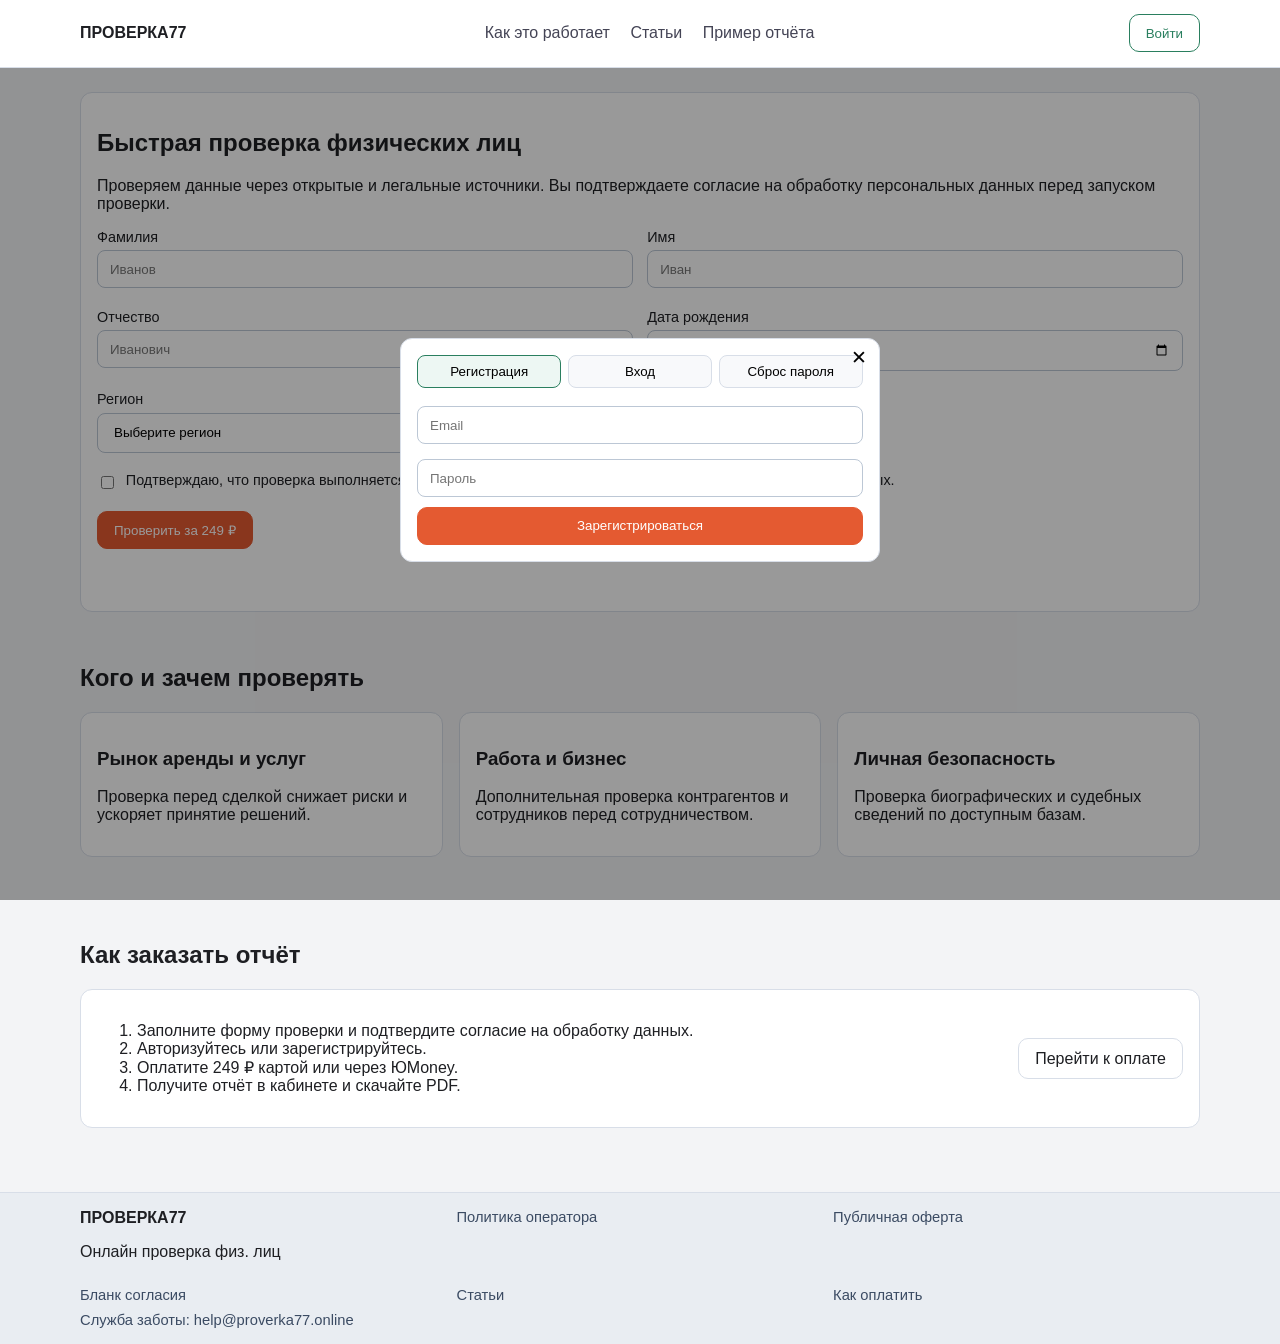
<file: index.html>
<!doctype html>
<html lang="ru">
<head>
  <meta charset="UTF-8" />
  <meta name="viewport" content="width=device-width,initial-scale=1" />
  <title>ПРОВЕРКА77 — Онлайн проверка физ. лиц</title>
  <link rel="stylesheet" href="styles.css" />
</head>
<body data-page="home">
  <header class="topbar">
    <div class="container nav">
      <a class="logo" href="index.html">ПРОВЕРКА77</a>
      <nav>
        <a href="#how">Как это работает</a>
        <a href="articles.html">Статьи</a>
        <a href="report.html">Пример отчёта</a>
      </nav>
      <button class="btn btn-outline" data-open-auth>Войти</button>
    </div>
  </header>

  <main>
    <section class="hero container card">
      <h1>Быстрая проверка физических лиц</h1>
      <p>Проверяем данные через открытые и легальные источники. Вы подтверждаете согласие на обработку персональных данных перед запуском проверки.</p>
      <form id="searchForm" class="search-form" novalidate>
        <div class="grid-2">
          <label>Фамилия
            <input name="lastName" required placeholder="Иванов" />
          </label>
          <label>Имя
            <input name="firstName" required placeholder="Иван" />
          </label>
          <label>Отчество
            <input name="middleName" required placeholder="Иванович" />
          </label>
          <label>Дата рождения
            <input name="birthDate" required type="date" />
          </label>
          <label>Регион
            <select name="region" required>
              <option value="">Выберите регион</option>
              <option>Москва</option>
              <option>Санкт-Петербург</option>
              <option>Краснодарский край</option>
              <option>Свердловская область</option>
              <option>Республика Татарстан</option>
            </select>
          </label>
        </div>

        <label class="consent">
          <input type="checkbox" name="consent" required />
          Подтверждаю, что проверка выполняется с разрешения человека и согласия на обработку персональных данных.
        </label>
        <button class="btn btn-primary" type="submit">Проверить за 249 ₽</button>
        <p id="formStatus" class="status"></p>
      </form>
      <script>
      // Client-side validation for UX
      document.getElementById('searchForm').addEventListener('submit', function(e) {
        const form = e.target;
        let valid = true;
        let firstInvalid = null;
        // Validate required fields
        form.querySelectorAll('[required]').forEach(function(input) {
          if ((input.type === 'checkbox' && !input.checked) ||
              (input.type !== 'checkbox' && !input.value)) {
            valid = false;
            if (!firstInvalid) firstInvalid = input;
            input.classList.add('invalid');
          } else {
            input.classList.remove('invalid');
          }
        });
        if (!valid) {
          e.preventDefault();
          document.getElementById('formStatus').textContent = 'Пожалуйста, заполните все обязательные поля и подтвердите согласие.';
          if (firstInvalid) firstInvalid.focus();
        } else {
          document.getElementById('formStatus').textContent = '';
        }
      });
      </script>
    </section>

    <section id="how" class="container section">
      <h2>Кого и зачем проверять</h2>
      <div class="cards-3">
        <article class="card"><h3>Рынок аренды и услуг</h3><p>Проверка перед сделкой снижает риски и ускоряет принятие решений.</p></article>
        <article class="card"><h3>Работа и бизнес</h3><p>Дополнительная проверка контрагентов и сотрудников перед сотрудничеством.</p></article>
        <article class="card"><h3>Личная безопасность</h3><p>Проверка биографических и судебных сведений по доступным базам.</p></article>
      </div>
    </section>

    <section class="container section">
      <h2>Как заказать отчёт</h2>
      <div class="card steps">
        <ol>
          <li>Заполните форму проверки и подтвердите согласие на обработку данных.</li>
          <li>Авторизуйтесь или зарегистрируйтесь.</li>
          <li>Оплатите 249 ₽ картой или через ЮMoney.</li>
          <li>Получите отчёт в кабинете и скачайте PDF.</li>
        </ol>
        <a class="btn" href="checkout.html">Перейти к оплате</a>
      </div>
    </section>
  </main>

  <footer class="footer">
    <div class="container footer-grid">
      <div>
        <strong>ПРОВЕРКА77</strong>
        <p>Онлайн проверка физ. лиц</p>
      </div>
      <a href="#">Политика оператора</a>
      <a href="#">Публичная оферта</a>
      <a href="#">Бланк согласия</a>
      <a href="articles.html">Статьи</a>
      <a href="checkout.html">Как оплатить</a>
      <a href="mailto:help@proverka77.online">Служба заботы: help@proverka77.online</a>
    </div>
  </footer>

  <div class="modal" id="authModal" hidden>
    <div class="modal-content card">
      <button class="close" data-close-auth>✕</button>
      <div class="tabs">
        <button data-tab="register" class="active">Регистрация</button>
        <button data-tab="login">Вход</button>
        <button data-tab="reset">Сброс пароля</button>
      </div>
      <form data-pane="register" class="auth-pane">
        <input type="email" required placeholder="Email" />
        <input type="password" required placeholder="Пароль" />
        <button class="btn btn-primary" type="submit">Зарегистрироваться</button>
      </form>
      <form data-pane="login" class="auth-pane hidden">
        <input type="email" required placeholder="Email" />
        <input type="password" required placeholder="Пароль" />
        <button class="btn btn-primary" type="submit">Войти</button>
      </form>
      <form data-pane="reset" class="auth-pane hidden">
        <input type="email" required placeholder="Email" />
        <button class="btn btn-primary" type="submit">Сбросить пароль</button>
      </form>
    </div>
  </div>

  <script src="app.js"></script>
</body>
</html>
</file>
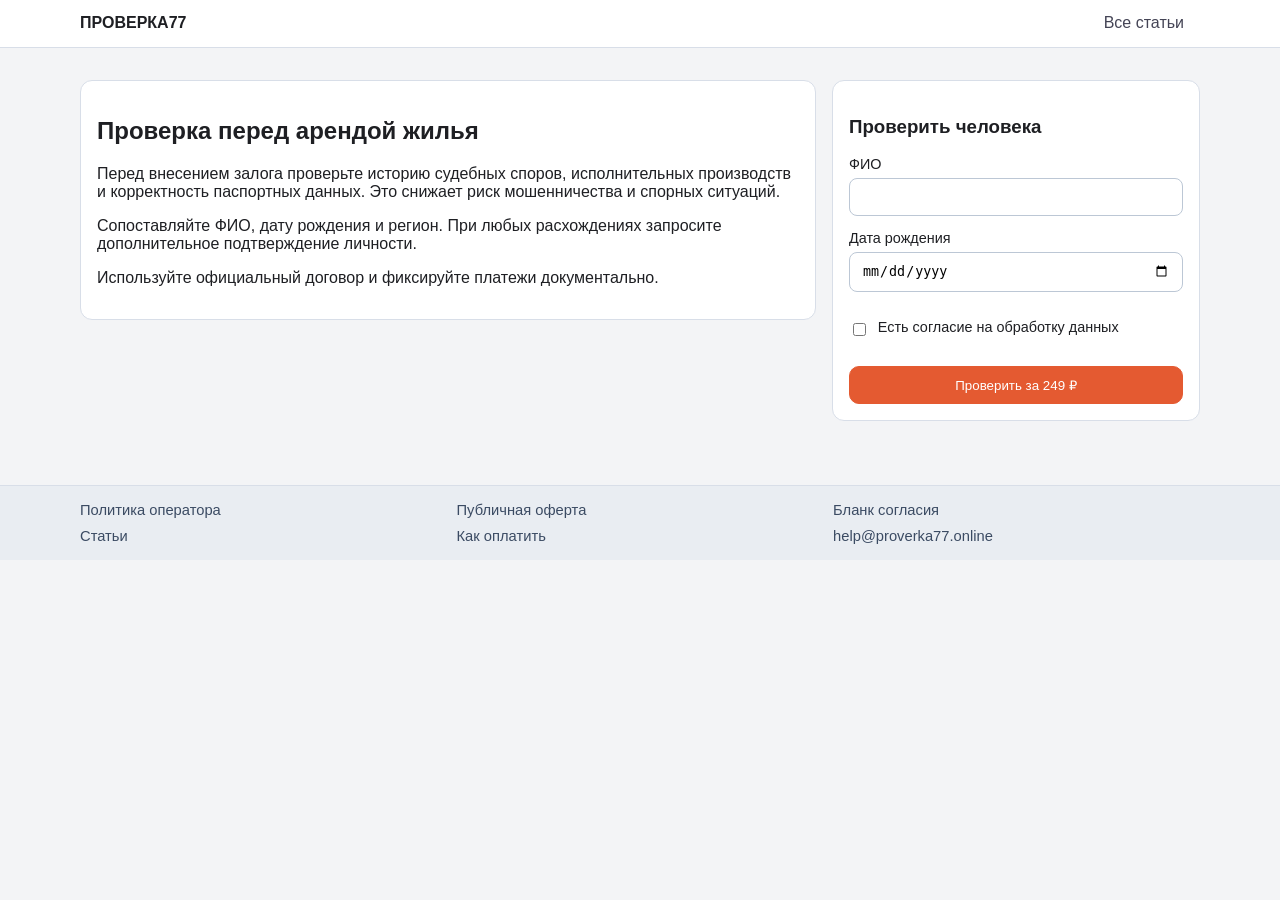
<file: article.html>
<!doctype html>
<html lang="ru">
<head>
  <meta charset="UTF-8" />
  <meta name="viewport" content="width=device-width,initial-scale=1" />
  <title>ПРОВЕРКА77 — Статья</title>
  <link rel="stylesheet" href="styles.css" />
</head>
<body>
<header class="topbar"><div class="container nav"><a class="logo" href="index.html">ПРОВЕРКА77</a><nav><a href="articles.html">Все статьи</a></nav></div></header>
<main class="container section article-layout">
  <article class="card">
    <h1>Проверка перед арендой жилья</h1>
    <p>Перед внесением залога проверьте историю судебных споров, исполнительных производств и корректность паспортных данных. Это снижает риск мошенничества и спорных ситуаций.</p>
    <p>Сопоставляйте ФИО, дату рождения и регион. При любых расхождениях запросите дополнительное подтверждение личности.</p>
    <p>Используйте официальный договор и фиксируйте платежи документально.</p>
  </article>
  <aside class="card sticky-form">
    <h3>Проверить человека</h3>
    <form id="personForm" class="search-form compact" novalidate>
      <div id="personFormError" class="form-errors"></div>
      <label>ФИО
        <input id="personName" name="personName" required autocomplete="off" />
      </label>
      <label>Дата рождения
        <input id="personBirthDate" name="personBirthDate" type="date" required />
      </label>
      <label class="consent">
        <input type="checkbox" id="personConsent" name="personConsent" required />
        Есть согласие на обработку данных
      </label>
      <button class="btn btn-primary" type="submit">Проверить за 249 ₽</button>
    </form>
  </aside>
</main>
<footer class="footer"><div class="container footer-grid"><a href="#">Политика оператора</a><a href="#">Публичная оферта</a><a href="#">Бланк согласия</a><a href="articles.html">Статьи</a><a href="#">Как оплатить</a><a href="mailto:help@proverka77.online">help@proverka77.online</a></div></footer>
<script src="app.js"></script>
</body>
</html>
</file>
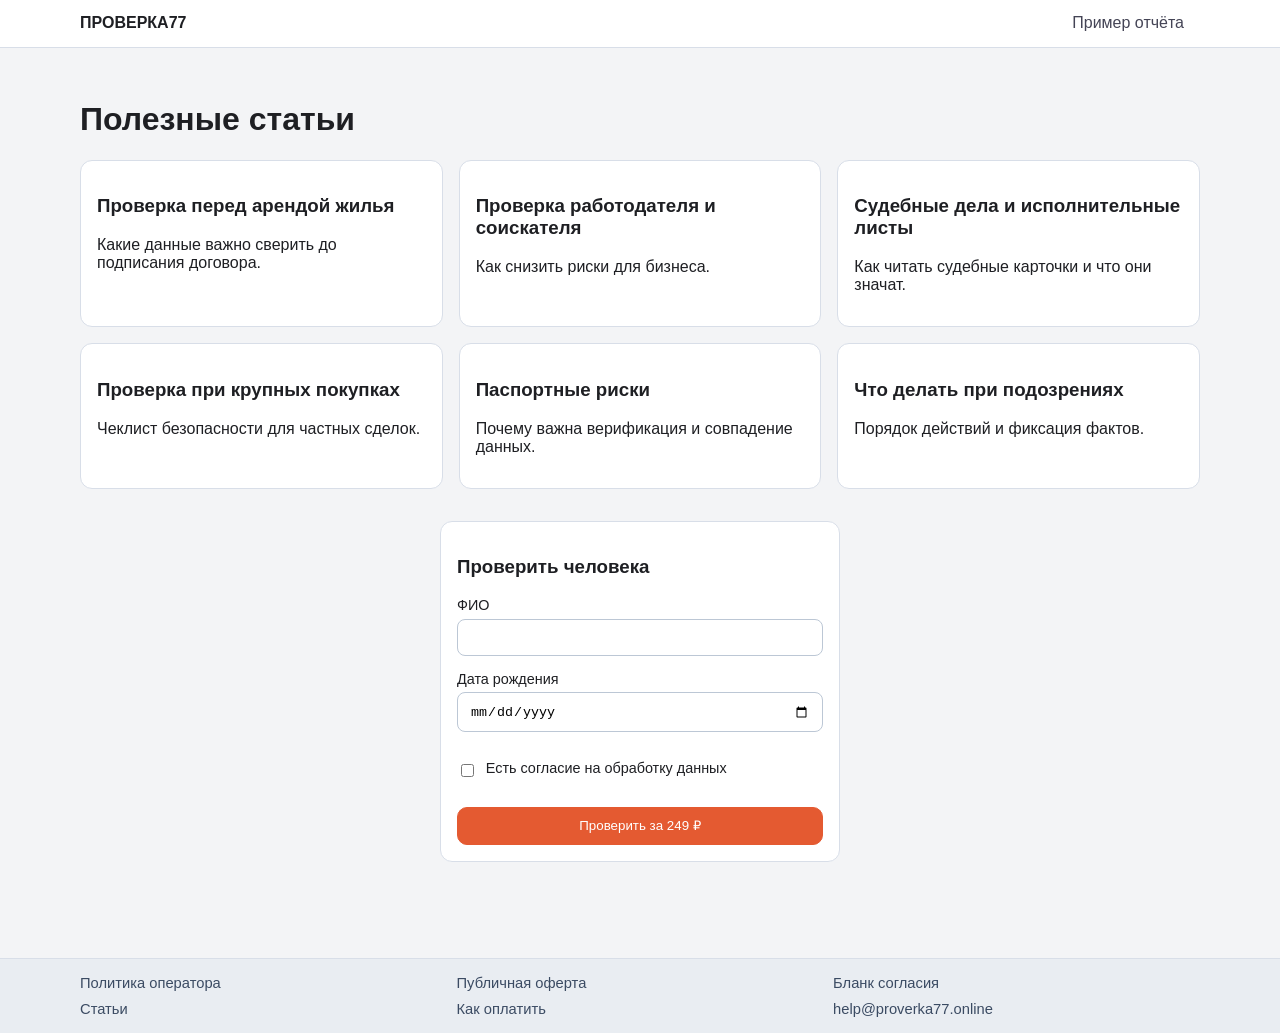
<file: articles.html>
<!doctype html>
<html lang="ru">
<head>
  <meta charset="UTF-8" />
  <meta name="viewport" content="width=device-width,initial-scale=1" />
  <title>ПРОВЕРКА77 — Статьи</title>
  <link rel="stylesheet" href="styles.css" />
</head>
<body>
<header class="topbar"><div class="container nav"><a class="logo" href="index.html">ПРОВЕРКА77</a><nav><a href="report.html">Пример отчёта</a></nav></div></header>
<main class="container section">
  <h1>Полезные статьи</h1>
  <div class="article-grid">
    <a class="card" href="article.html"><h3>Проверка перед арендой жилья</h3><p>Какие данные важно сверить до подписания договора.</p></a>
    <a class="card" href="article.html"><h3>Проверка работодателя и соискателя</h3><p>Как снизить риски для бизнеса.</p></a>
    <a class="card" href="article.html"><h3>Судебные дела и исполнительные листы</h3><p>Как читать судебные карточки и что они значат.</p></a>
    <a class="card" href="article.html"><h3>Проверка при крупных покупках</h3><p>Чеклист безопасности для частных сделок.</p></a>
    <a class="card" href="article.html"><h3>Паспортные риски</h3><p>Почему важна верификация и совпадение данных.</p></a>
    <a class="card" href="article.html"><h3>Что делать при подозрениях</h3><p>Порядок действий и фиксация фактов.</p></a>
  </div>
  <div class="card sticky-form" style="max-width:400px;margin:32px auto;">
    <h3>Проверить человека</h3>
    <form id="personFormArticles" class="search-form compact" novalidate>
      <div id="personFormErrorArticles" class="form-errors"></div>
      <label>ФИО
        <input id="articlespersonName" name="personName" required autocomplete="off" />
      </label>
      <label>Дата рождения
        <input id="articlespersonBirthDate" name="personBirthDate" type="date" required />
      </label>
      <label class="consent">
        <input type="checkbox" id="articlespersonConsent" name="personConsent" required />
        Есть согласие на обработку данных
      </label>
      <button class="btn btn-primary" type="submit">Проверить за 249 ₽</button>
    </form>
  </div>
</main>
<footer class="footer"><div class="container footer-grid"><a href="#">Политика оператора</a><a href="#">Публичная оферта</a><a href="#">Бланк согласия</a><a href="articles.html">Статьи</a><a href="#">Как оплатить</a><a href="mailto:help@proverka77.online">help@proverka77.online</a></div></footer>
<script src="app.js"></script>
</body>
</html>
</file>
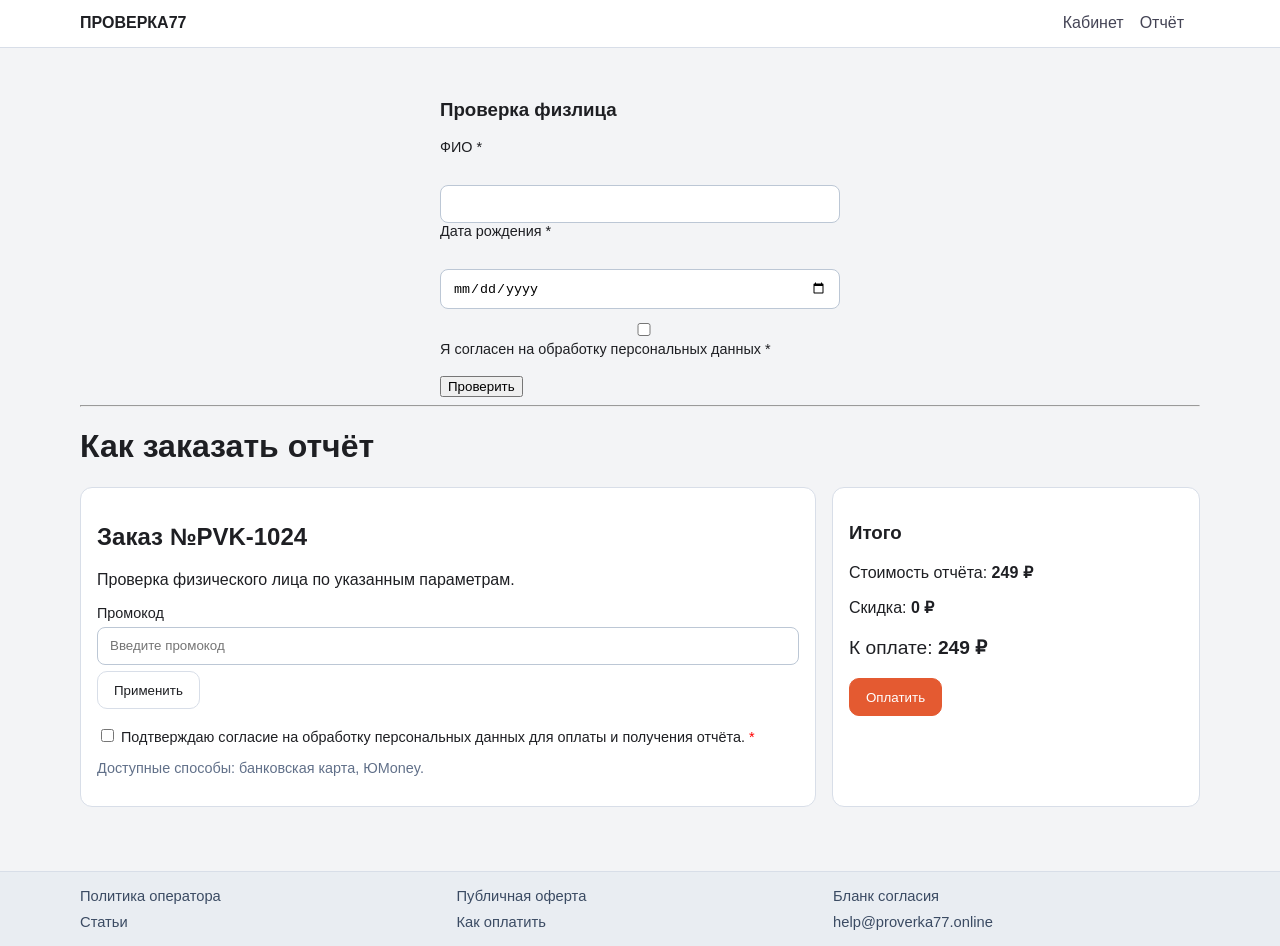
<file: checkout.html>
<!doctype html>
<html lang="ru">
<head>
  <meta charset="UTF-8" />
  <meta name="viewport" content="width=device-width,initial-scale=1" />
  <title>ПРОВЕРКА77 — Оплата отчёта</title>
  <link rel="stylesheet" href="styles.css" />
</head>
<body data-page="checkout">
<header class="topbar"><div class="container nav"><a class="logo" href="index.html">ПРОВЕРКА77</a><nav><a href="dashboard.html">Кабинет</a><a href="report.html">Отчёт</a></nav></div></header>
<main class="container section">

  <!-- Форма проверки физлица с UX улучшениями -->
  <form id="personCheckForm" style="max-width:400px;margin:auto;">
    <h3>Проверка физлица</h3>
    <div>
      <label for="personName">ФИО *</label><br>
      <input type="text" id="personName" name="personName" required autocomplete="off" />
    </div>
    <div>
      <label for="personBirthdate">Дата рождения *</label><br>
      <input type="date" id="personBirthdate" name="personBirthdate" required />
    </div>
    <div style="margin-top:8px;">
      <input type="checkbox" id="personConsent" name="personConsent" required />
      <label for="personConsent" style="display:inline;">Я согласен на обработку персональных данных *</label>
    </div>
    <div id="personFormError"></div>
    <button type="submit" style="margin-top:10px;">Проверить</button>
  </form>
  <hr>

  <h1>Как заказать отчёт</h1>
  <div class="checkout-grid">
    <section class="card">
      <h2>Заказ №PVK-1024</h2>
      <p>Проверка физического лица по указанным параметрам.</p>
      <label>Промокод
        <input id="promo" placeholder="Введите промокод" />
      </label>
      <button class="btn" id="applyPromo">Применить</button>
      <p id="promoError" class="status" style="color:#c00;display:none;margin:8px 0 0 0;"></p>
      <label class="consent" style="display:block;margin-top:16px;">
        <input type="checkbox" id="checkoutConsent" required />
        Подтверждаю согласие на обработку персональных данных для оплаты и получения отчёта. <span style="color:red">*</span>
        <span class="error" id="checkoutConsentError" style="display:none;color:#c00;">Необходимо согласие</span>
      </label>
      <p class="small">Доступные способы: банковская карта, ЮMoney.</p>
    </section>
    <aside class="card">
      <h3>Итого</h3>
      <p>Стоимость отчёта: <strong id="basePrice">249 ₽</strong></p>
      <p>Скидка: <strong id="discount">0 ₽</strong></p>
      <p class="total">К оплате: <strong id="finalPrice">249 ₽</strong></p>
      <button class="btn btn-primary" id="payBtn">Оплатить</button>
      <p id="payStatus" class="status"></p>
      <script>
      // UX: Require consent before payment, highlight invalid
      document.getElementById('payBtn')?.addEventListener('click', function(e) {
        const consent = document.getElementById('checkoutConsent');
        const consentError = document.getElementById('checkoutConsentError');
        if (consent && !consent.checked) {
          e.preventDefault();
          if (consentError) {
            consentError.textContent = 'Необходимо согласие на обработку персональных данных для оплаты.';
            consentError.style.display = '';
          }
          consent.classList.add('invalid');
          consent.focus();
          return false;
        } else if (consentError) {
          consentError.style.display = 'none';
          consentError.textContent = '';
          consent.classList.remove('invalid');
        }
      });
      // Remove error highlight on check
      document.getElementById('checkoutConsent')?.addEventListener('change', function(e) {
        if (e.target.checked) {
          e.target.classList.remove('invalid');
          const consentError = document.getElementById('checkoutConsentError');
          if (consentError) {
            consentError.style.display = 'none';
            consentError.textContent = '';
          }
        }
      });
      </script>
    </aside>
  </div>
</main>
<footer class="footer"><div class="container footer-grid"><a href="#">Политика оператора</a><a href="#">Публичная оферта</a><a href="#">Бланк согласия</a><a href="articles.html">Статьи</a><a href="#">Как оплатить</a><a href="mailto:help@proverka77.online">help@proverka77.online</a></div></footer>
<script src="app.js"></script>
</body>
</html>
</file>
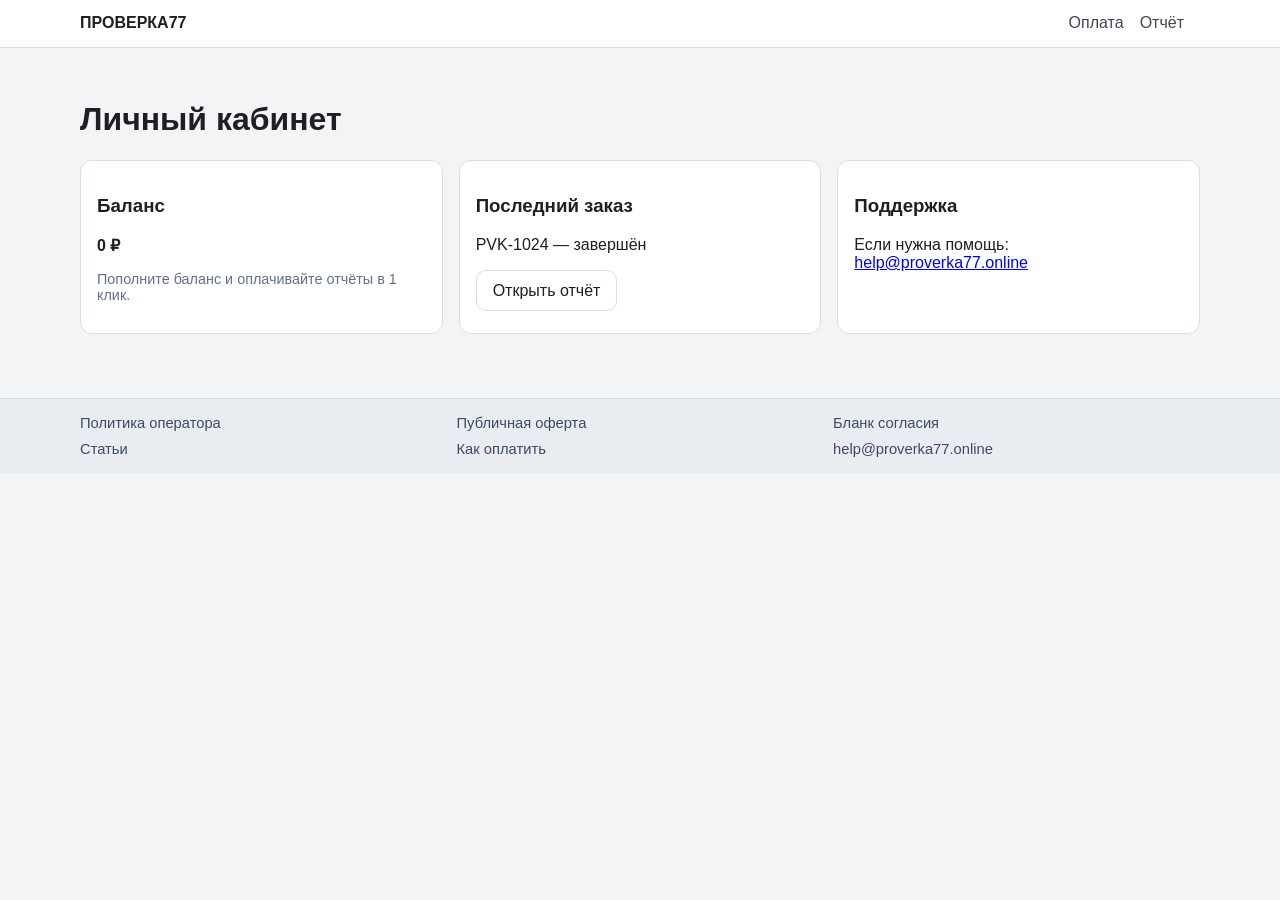
<file: dashboard.html>
<!doctype html>
<html lang="ru">
<head>
  <meta charset="UTF-8" />
  <meta name="viewport" content="width=device-width,initial-scale=1" />
  <title>ПРОВЕРКА77 — Кабинет</title>
  <link rel="stylesheet" href="styles.css" />
</head>
<body>
<header class="topbar"><div class="container nav"><a class="logo" href="index.html">ПРОВЕРКА77</a><nav><a href="checkout.html">Оплата</a><a href="report.html">Отчёт</a></nav></div></header>
<main class="container section">
  <h1>Личный кабинет</h1>
  <div class="cards-3">
    <article class="card">
      <h3>Баланс</h3>
      <p><strong id="balanceView">0 ₽</strong></p>
      <p class="small">Пополните баланс и оплачивайте отчёты в 1 клик.</p>
    </article>
    <article class="card">
      <h3>Последний заказ</h3>
      <p>PVK-1024 — завершён</p>
      <a class="btn" href="report.html">Открыть отчёт</a>
    </article>
    <article class="card">
      <h3>Поддержка</h3>
      <p>Если нужна помощь: <a href="mailto:help@proverka77.online">help@proverka77.online</a></p>
    </article>
  </div>
</main>
<footer class="footer"><div class="container footer-grid"><a href="#">Политика оператора</a><a href="#">Публичная оферта</a><a href="#">Бланк согласия</a><a href="articles.html">Статьи</a><a href="#">Как оплатить</a><a href="mailto:help@proverka77.online">help@proverka77.online</a></div></footer>
<script src="app.js"></script>
</body>
</html>
</file>
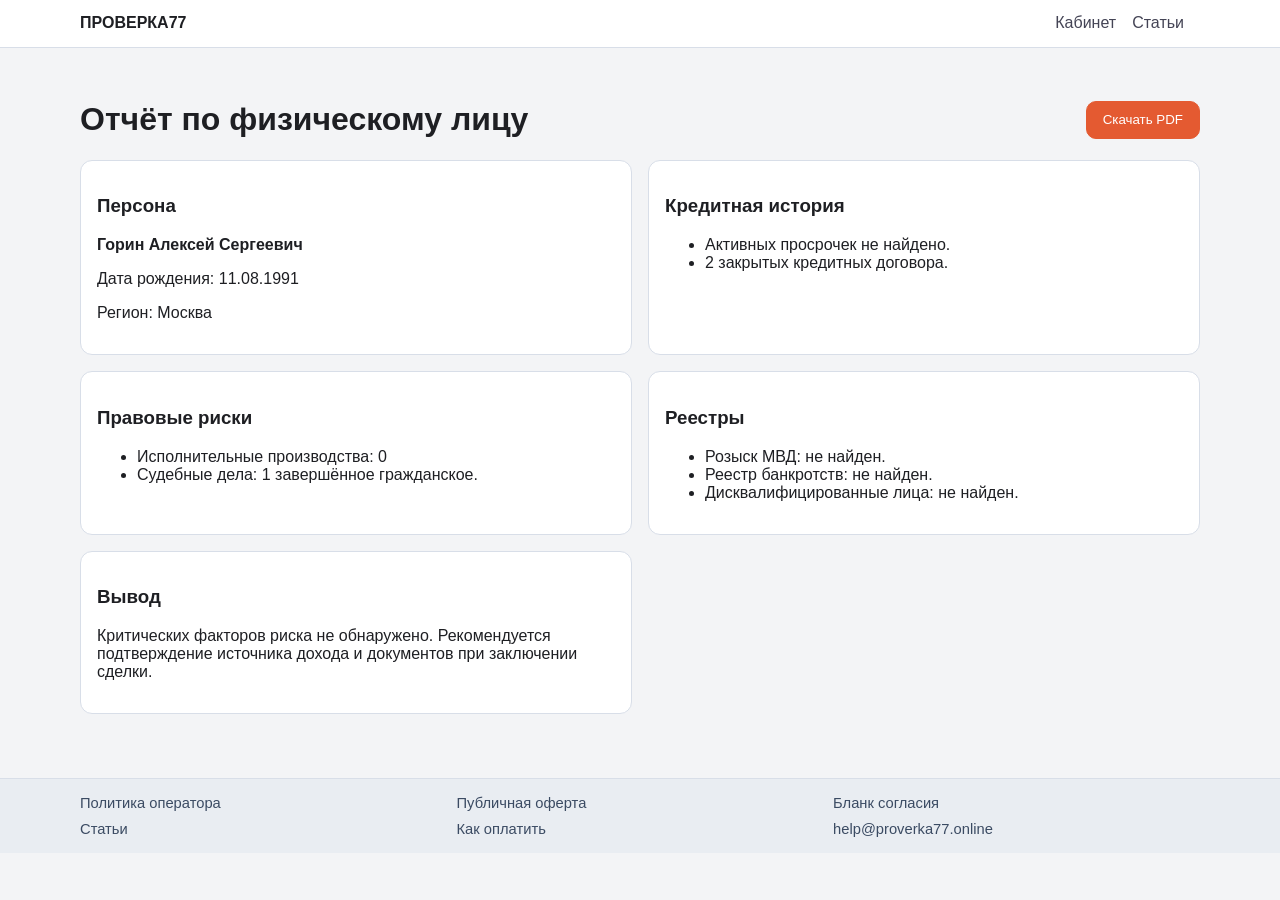
<file: report.html>
<!doctype html>
<html lang="ru">
<head>
  <meta charset="UTF-8" />
  <meta name="viewport" content="width=device-width,initial-scale=1" />
  <title>ПРОВЕРКА77 — Отчёт</title>
  <link rel="stylesheet" href="styles.css" />
</head>
<body>
<header class="topbar"><div class="container nav"><a class="logo" href="index.html">ПРОВЕРКА77</a><nav><a href="dashboard.html">Кабинет</a><a href="articles.html">Статьи</a></nav></div></header>
<main class="container section">
  <div class="report-head">
    <h1>Отчёт по физическому лицу</h1>
    <button class="btn btn-primary" id="downloadPdf">Скачать PDF</button>
  </div>
  <div id="report" class="report-layout">
    <section class="card">
      <h3>Персона</h3>
      <p><strong>Горин Алексей Сергеевич</strong></p>
      <p>Дата рождения: 11.08.1991</p>
      <p>Регион: Москва</p>
    </section>
    <section class="card"><h3>Кредитная история</h3><ul><li>Активных просрочек не найдено.</li><li>2 закрытых кредитных договора.</li></ul></section>
    <section class="card"><h3>Правовые риски</h3><ul><li>Исполнительные производства: 0</li><li>Судебные дела: 1 завершённое гражданское.</li></ul></section>
    <section class="card"><h3>Реестры</h3><ul><li>Розыск МВД: не найден.</li><li>Реестр банкротств: не найден.</li><li>Дисквалифицированные лица: не найден.</li></ul></section>
    <section class="card"><h3>Вывод</h3><p>Критических факторов риска не обнаружено. Рекомендуется подтверждение источника дохода и документов при заключении сделки.</p></section>
  </div>
</main>
<footer class="footer"><div class="container footer-grid"><a href="#">Политика оператора</a><a href="#">Публичная оферта</a><a href="#">Бланк согласия</a><a href="articles.html">Статьи</a><a href="#">Как оплатить</a><a href="mailto:help@proverka77.online">help@proverka77.online</a></div></footer>
<script src="app.js"></script>
</body>
</html>
</file>
<file: styles.css>
:root {
  --bg: #f3f4f6;
  --text: #1e1f23;
  --card: #ffffff;
  --line: #d8dee8;
  --accent: #2a7f5f;
  --accent-2: #e45a31;
}
* { box-sizing: border-box; }
body { margin: 0; font-family: Inter, Arial, sans-serif; background: var(--bg); color: var(--text); }
.container { width: min(1120px, 92vw); margin: 0 auto; }
.topbar { background: #fff; border-bottom: 1px solid var(--line); position: sticky; top: 0; z-index: 20; }
.nav { display: flex; align-items: center; justify-content: space-between; gap: 1rem; padding: .9rem 0; }
.logo { font-weight: 800; color: var(--text); text-decoration: none; }
nav a { margin-right: 1rem; color: #445; text-decoration: none; }
.card { background: var(--card); border: 1px solid var(--line); border-radius: 12px; padding: 1rem; }
.section { padding: 2rem 0; }
.hero { margin-top: 1.5rem; }
.grid-2 { display: grid; grid-template-columns: repeat(2, minmax(0, 1fr)); gap: .9rem; }
.cards-3 { display: grid; grid-template-columns: repeat(3, minmax(0, 1fr)); gap: 1rem; }
.article-grid { display: grid; grid-template-columns: repeat(3, minmax(0,1fr)); gap: 1rem; }
.article-grid a { color: inherit; text-decoration: none; }
label { display: block; font-size: .9rem; margin-bottom: .4rem; }
input, select { width: 100%; margin-top: .35rem; padding: .65rem .75rem; border-radius: 8px; border: 1px solid #bcc7d5; background: #fff; }
input:focus, select:focus { outline: 2px solid #a7cbbf; border-color: var(--accent); }
.btn { border: 1px solid var(--line); background: #fff; padding: .66rem 1rem; border-radius: 10px; cursor: pointer; display: inline-block; text-decoration: none; color: inherit; }
.btn-primary { background: var(--accent-2); color: #fff; border-color: var(--accent-2); }
.btn-outline { border-color: var(--accent); color: var(--accent); }
.search-form .btn-primary { margin-top: .4rem; }
.consent { display: flex; gap: .55rem; align-items: flex-start; margin: .8rem 0; }
.consent input { width: auto; margin-top: .25rem; }
.footer { margin-top: 2rem; background: #e9edf2; border-top: 1px solid var(--line); }
.footer-grid { padding: 1rem 0; display: grid; gap: .6rem; grid-template-columns: repeat(3, minmax(0,1fr)); }
.footer-grid a { color: #3b4b63; text-decoration: none; font-size: .92rem; }
.checkout-grid { display: grid; grid-template-columns: 2fr 1fr; gap: 1rem; }
.total { font-size: 1.2rem; }
.status { min-height: 1.2em; font-size: .9rem; color: var(--accent); }
.small { color: #617089; font-size: .9rem; }
.modal { position: fixed; inset: 0; background: rgba(0,0,0,.4); display: grid; place-items: center; }
.modal-content { width: min(480px, 92vw); position: relative; }
.close { position: absolute; top: .4rem; right: .4rem; border: none; background: none; font-size: 1.2rem; cursor: pointer; }
.tabs { display: flex; gap: .4rem; margin-bottom: .8rem; }
.tabs button { flex: 1; border: 1px solid var(--line); background: #f8f9fb; padding: .5rem; border-radius: 8px; }
.tabs button.active { border-color: var(--accent); background: #edf7f3; }
.auth-pane.hidden { display: none; }
.auth-pane { display: grid; gap: .6rem; }
.steps { display: flex; justify-content: space-between; gap: 1rem; align-items: center; }
.report-layout { display: grid; grid-template-columns: repeat(2, minmax(0,1fr)); gap: 1rem; }
.report-head { display: flex; justify-content: space-between; align-items: center; }
.article-layout { display: grid; grid-template-columns: 2fr 1fr; gap: 1rem; align-items: start; }
.sticky-form { position: sticky; top: 78px; }
.compact { display: grid; gap: .5rem; }
@media (max-width: 900px) {
  .grid-2, .cards-3, .footer-grid, .article-grid, .report-layout, .checkout-grid, .article-layout { grid-template-columns: 1fr; }
  .steps { flex-direction: column; align-items: flex-start; }
  .sticky-form { position: static; }
}
.form-errors {
  color: #e45a31;
  margin-bottom: .5rem;
  font-size: .97rem;
  display: none;
}
/* --- UX: Error highlighting for required fields --- */
.input-error {
  border: 1.5px solid #e74c3c !important;
  background: #fff6f6 !important;
}

/* Error message styling */
#personFormError {
  color: #e74c3c;
  font-size: 0.95em;
  margin-top: 4px;
  margin-bottom: 8px;
}
</file>
